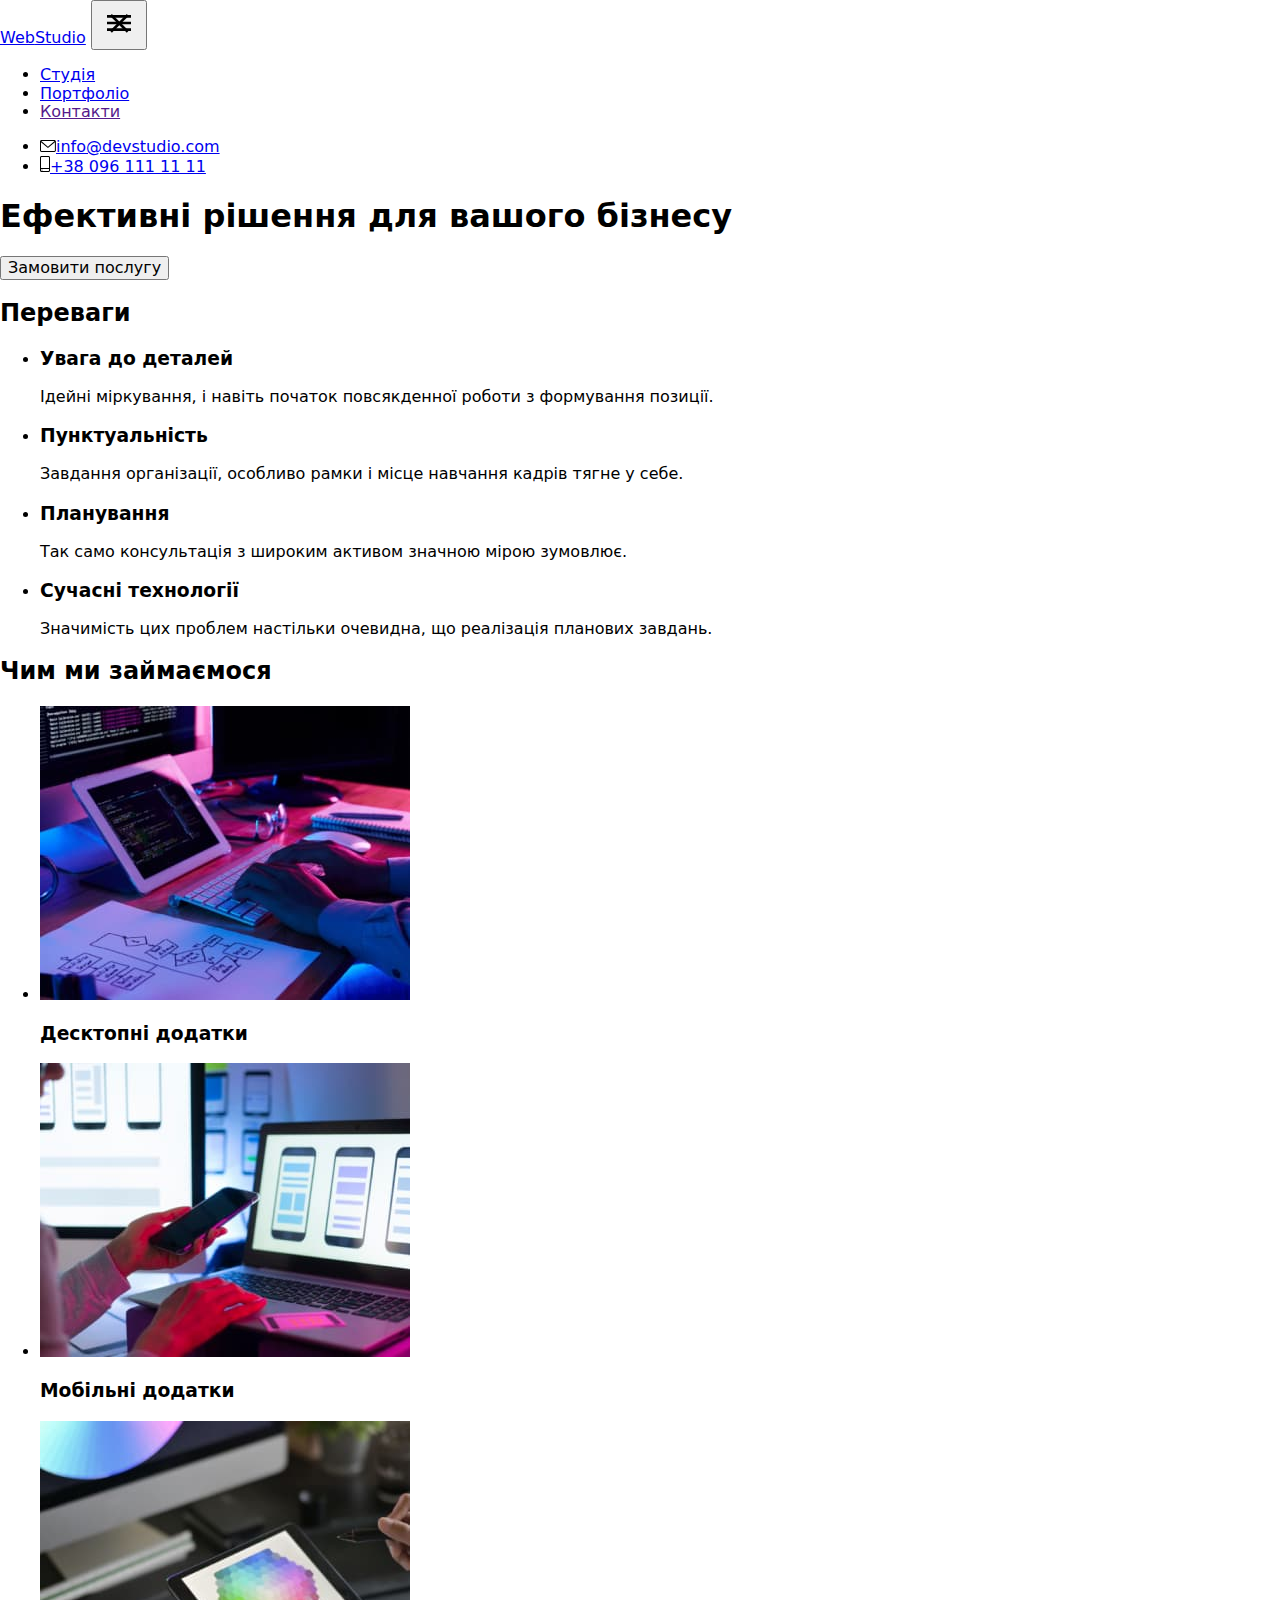
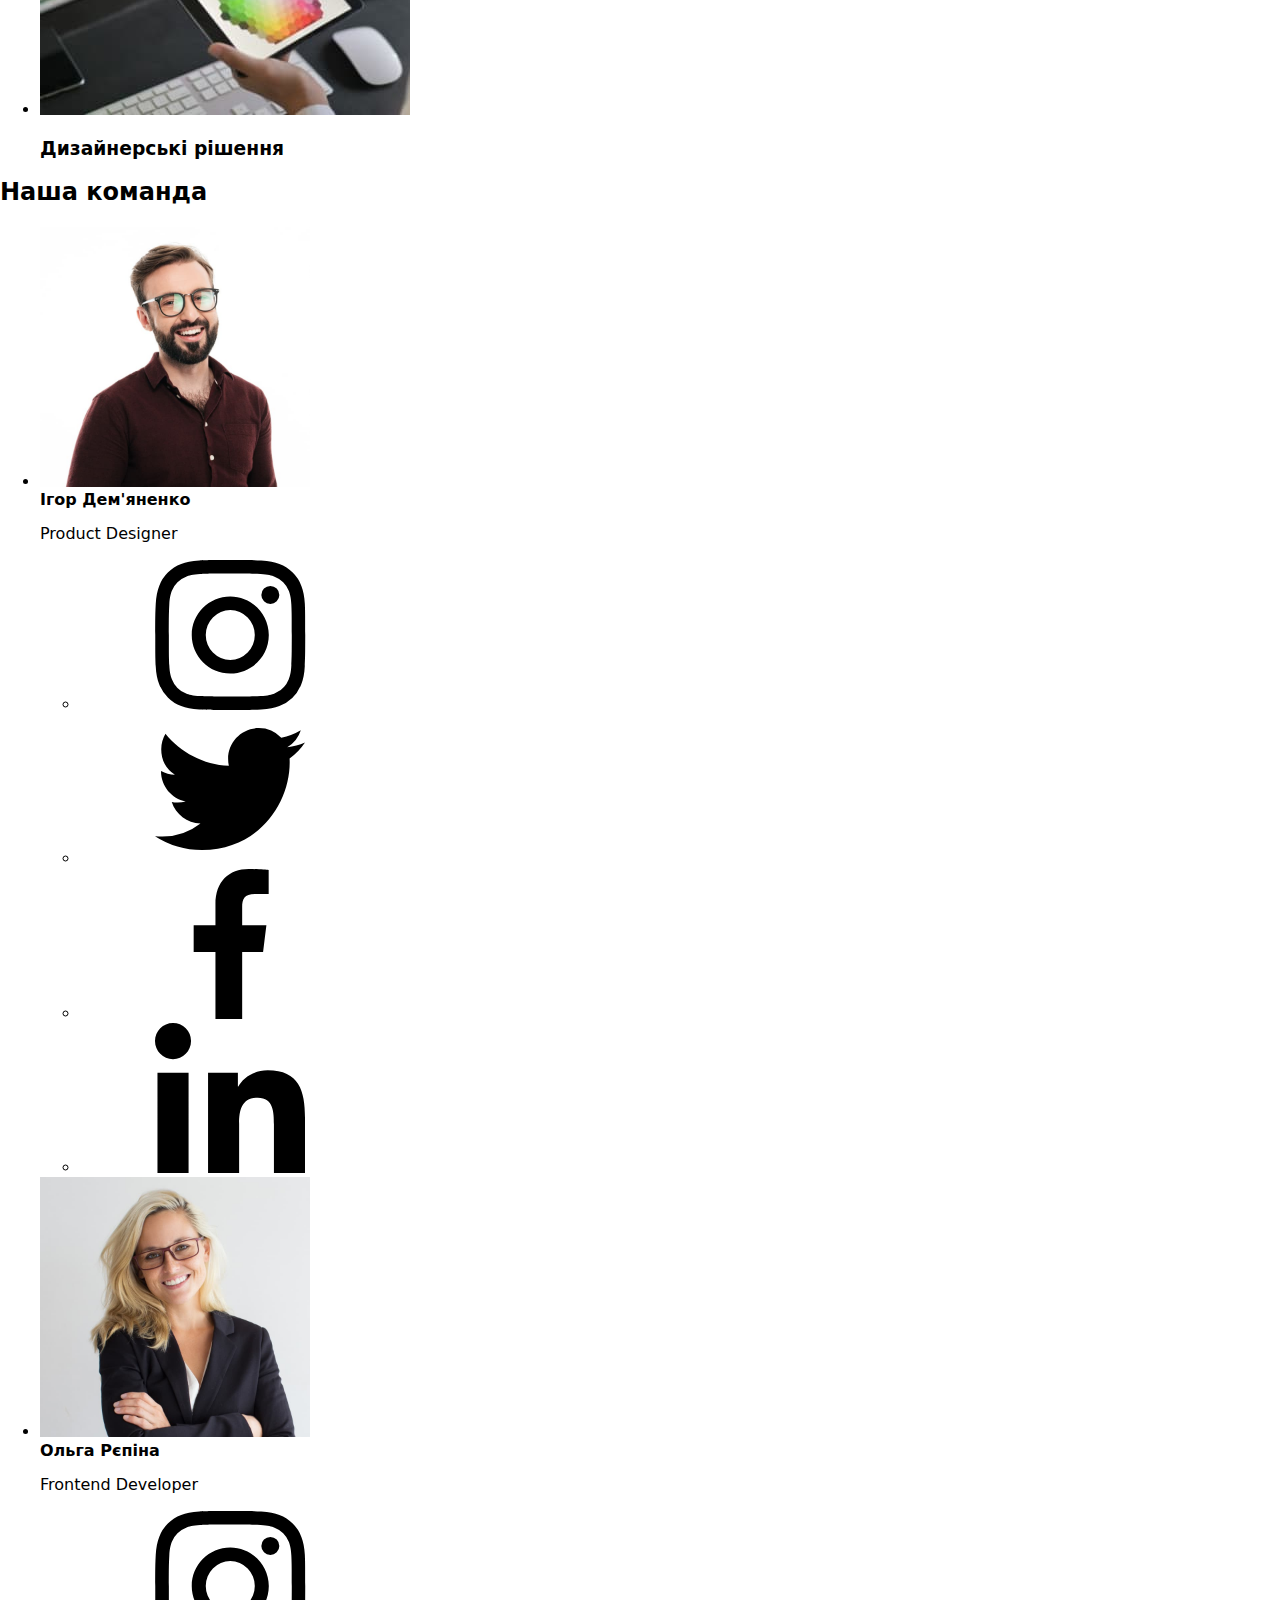
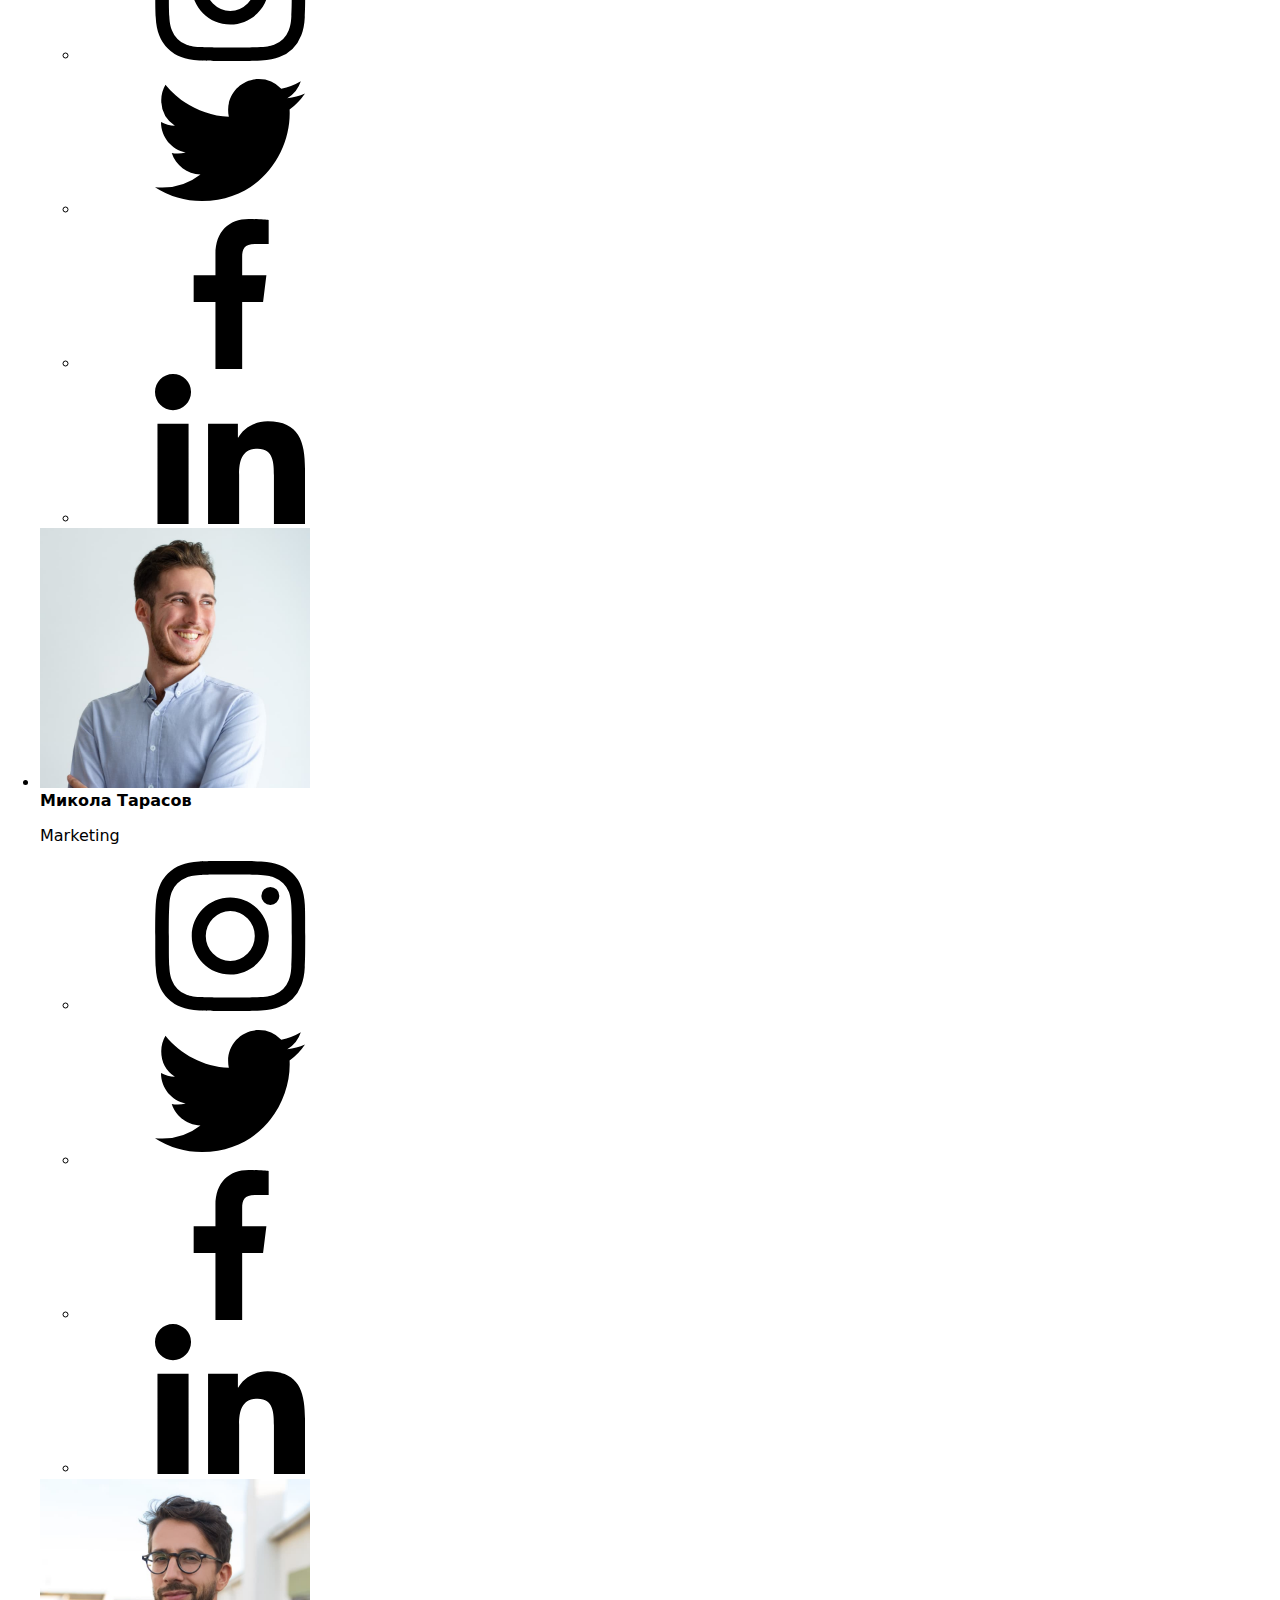
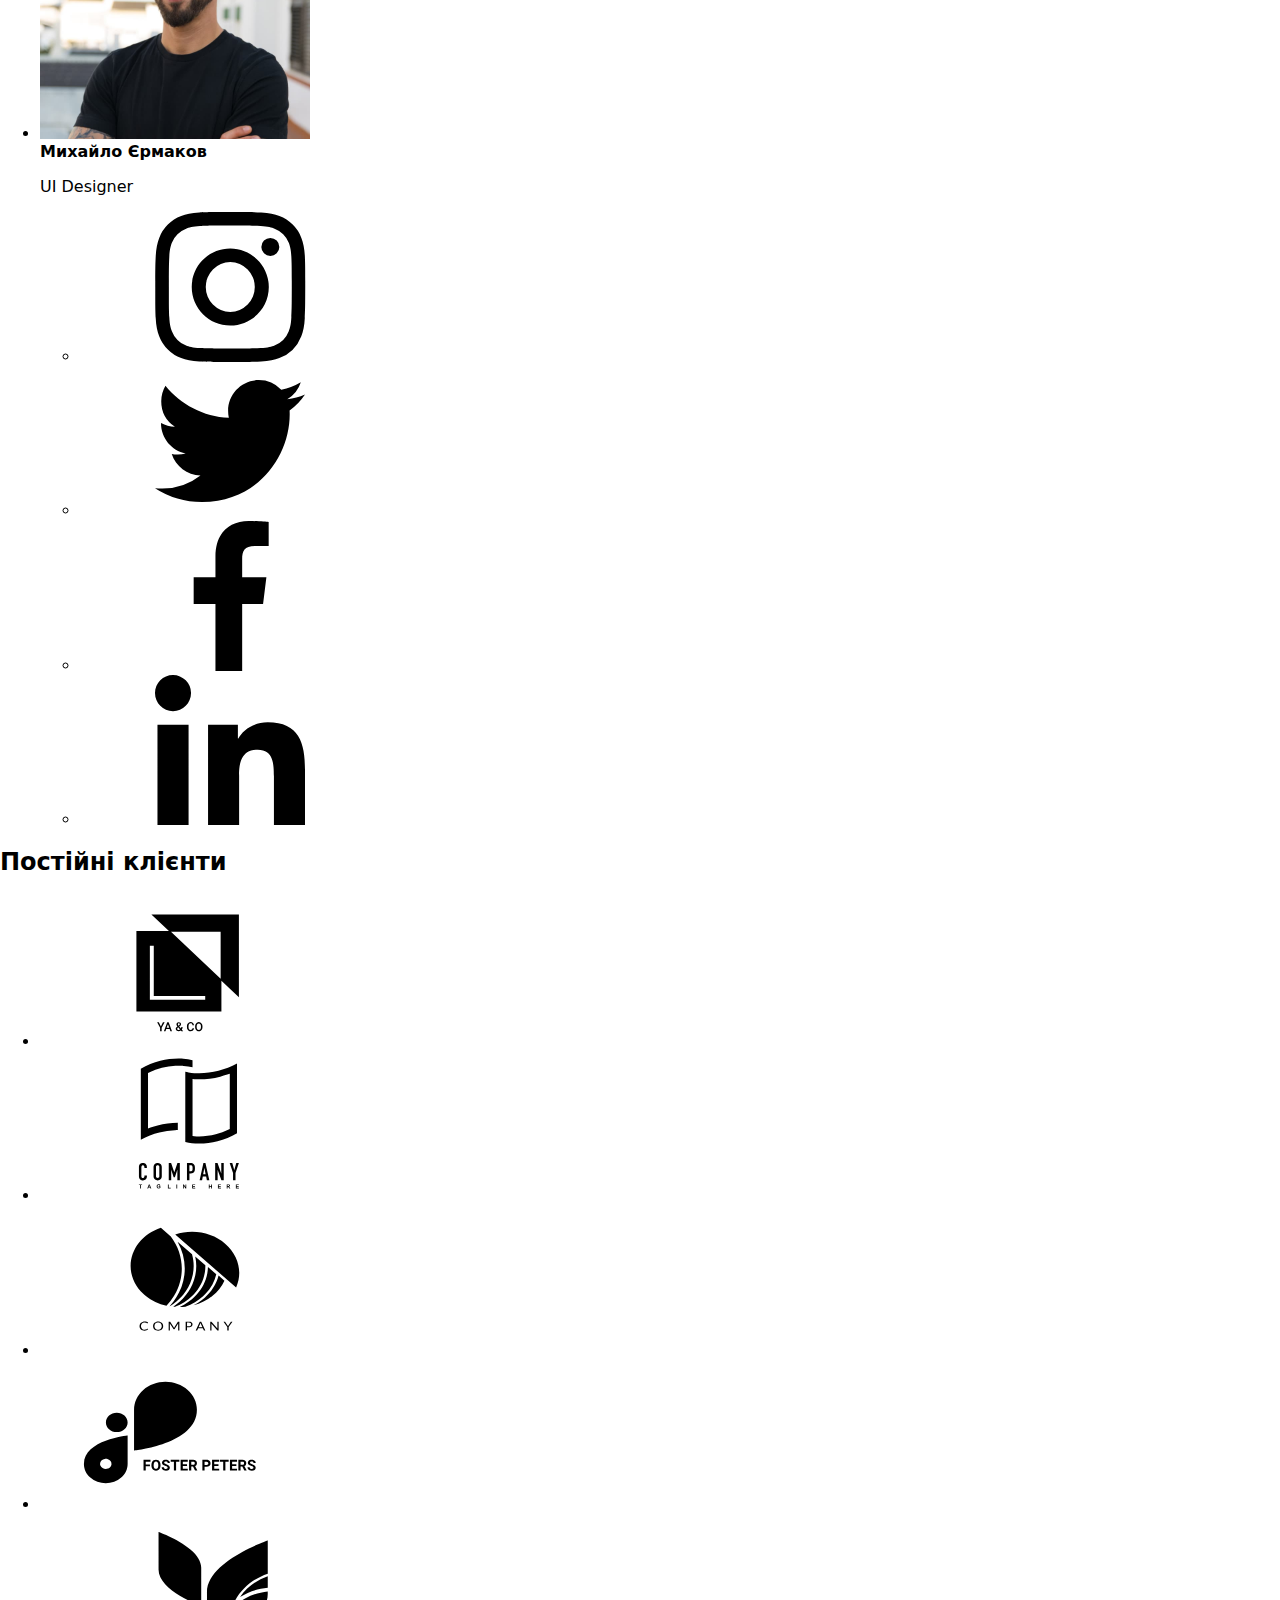
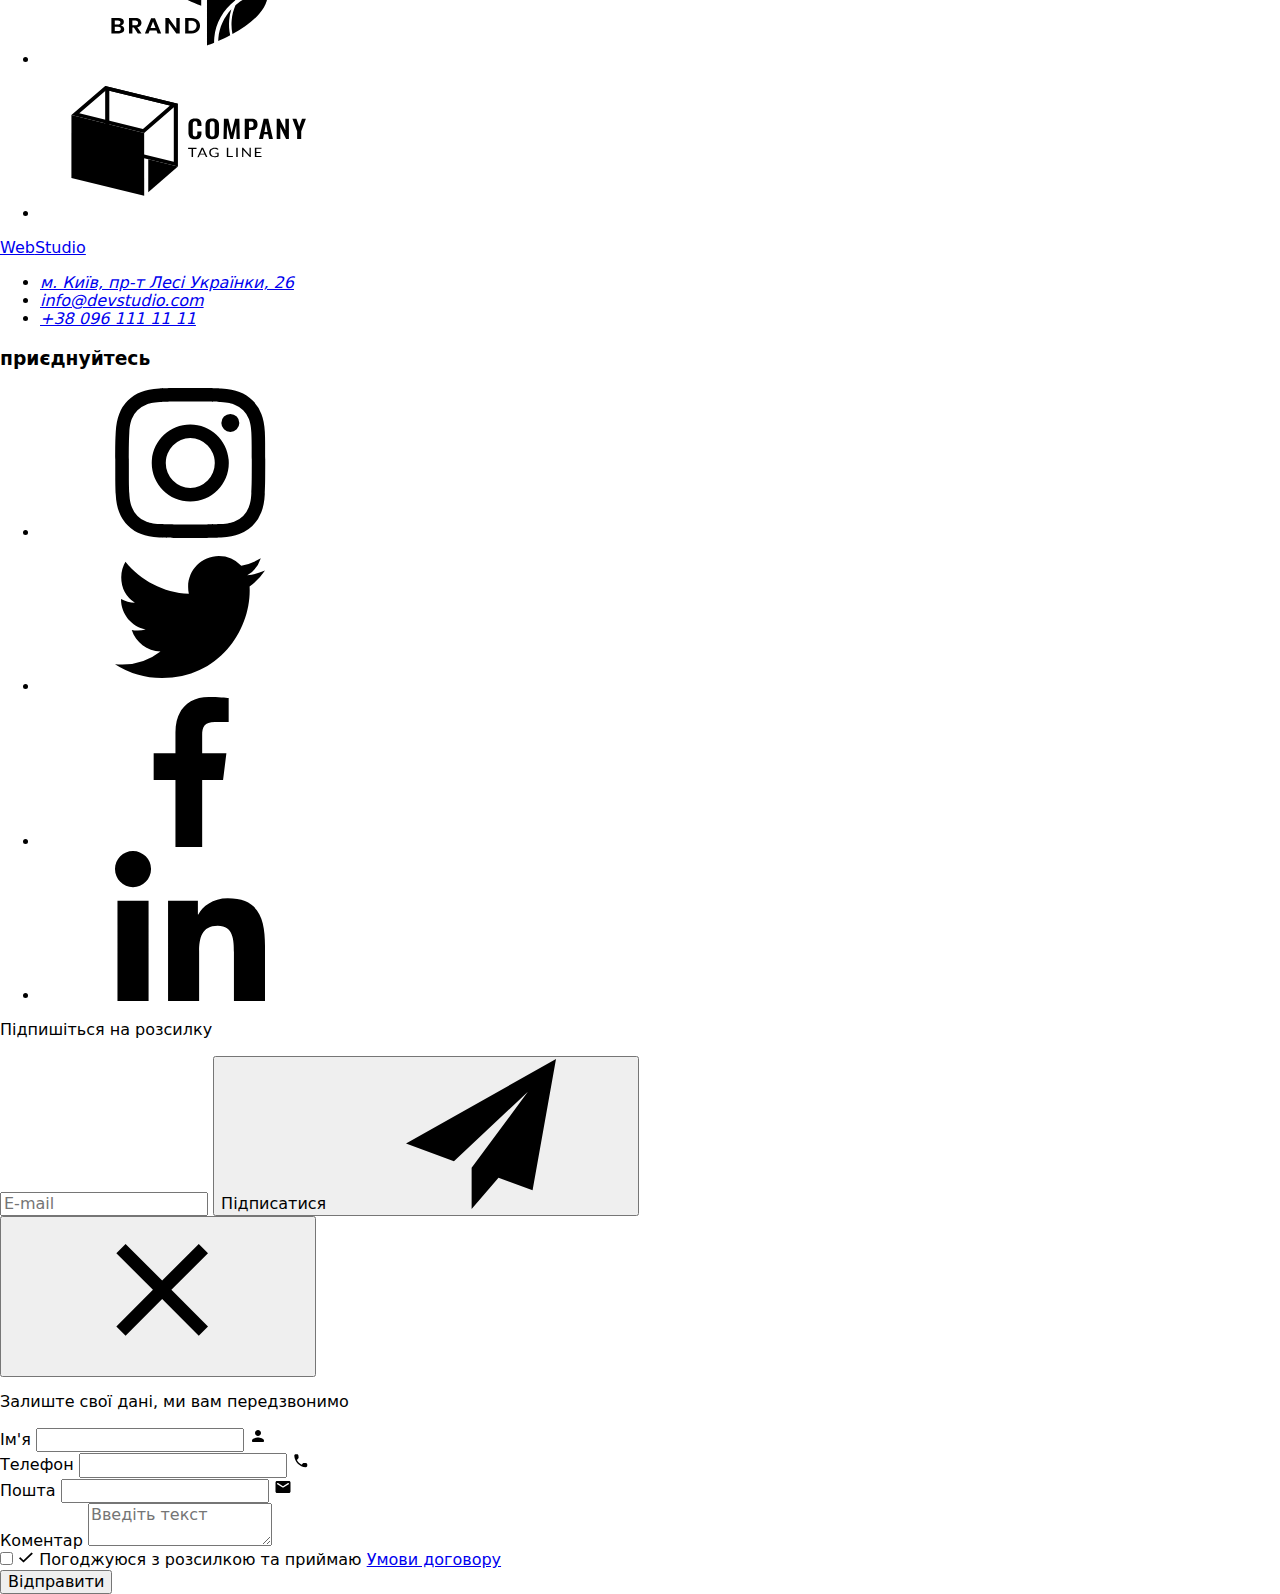
<file: index.html>
<!DOCTYPE html>
<html lang="uk">

<head>
  <meta charset="UTF-8" />
  <meta http-equiv="X-UA-Compatible" content="IE=edge" />
  <meta name="viewport" content="width=device-width, initial-scale=1.0" />
  <title>WebStudio</title>
  <link rel="preconnect" href="https://fonts.googleapis.com" />
  <link rel="preconnect" href="https://fonts.gstatic.com" crossorigin />
  <link href="https://fonts.googleapis.com/css2?family=Raleway:wght@700&family=Roboto:wght@400;500;700;900&display=swap"
    rel="stylesheet" />
  <link rel="stylesheet" href="https://cdnjs.cloudflare.com/ajax/libs/modern-normalize/1.1.0/modern-normalize.min.css">
  <!-- <link rel="stylesheet" href="./css/main.min.css" /> -->
</head>

<body>
  <!-- # HEADER  -->
  <header class="header">
    <div class="container header__container">
      <nav class="nav">
        <a href="./index.html" class="logo"><span class="logo-element">Web</span>Studio</a>
        <button type="button">
          <svg class="mobile-menu__button" width="40" height="40" aria-label="перемикач мобільного меню">
            <use class="icon-menu" href="./images/icons.svg#icon-mobile-menu"></use>
            <use class="icon-cross" href="./images/icons.svg#icon-mobile-menu-close"></use>
          </svg>
        </button>
        <ul class="nav__list">
          <li><a class="nav__link nav__link--current" href="./index.html">Студія</a></li>
          <li>
            <a class="nav__link" href="./potfolio.html">Портфоліо</a>
          </li>
          <li><a class="nav__link" href="">Контакти</a></li>
        </ul>
      </nav>
      <ul class="contacts">
        <li class="contacts__item">
          <a class="contacts__link link" href="mailto:info@devstudio.com">
            <svg class="contacts__icon" width="16" height="12">
              <use href="./images/icons.svg#icon-envelope"></use>
            </svg>info@devstudio.com</a>
        </li>
        <li class="contacts__item">
          <a class="contacts__link link phone" href="tel:+380961111111">
            <svg class="contacts__icon" width="10" height="16">
              <use href="./images/icons.svg#icon-smartphone"></use>
            </svg>+38 096 111 11 11</a>
        </li>
      </ul>
    </div>
  </header>
  <main>
    <!-- # HERO SECTION  -->
    <section class="hero hero__overlay">
      <div class="container">
        <h1 class="hero__title">Ефективні рішення для вашого бізнесу</h1>
        <button class="hero__button" type="button" data-modal-open>Замовити послугу</button>
      </div>
    </section>
    <!-- # Переваги  -->
    <section class="advantages">
      <div class="container">
        <h2 class="hide">Переваги</h2>
        <!-- скритий заголовок -->
        <ul class="advantages__list">
          <li class="advantages__item icon-antenna">
            <h3 class="advantages__subtitle">Увага до деталей</h3>
            <p class="advantages__text">
              Ідейні міркування, і навіть початок повсякденної роботи з
              формування позиції.
            </p>
          </li>
          <li class="advantages__item icon-clock">
            <h3 class="advantages__subtitle">Пунктуальність</h3>
            <p class="advantages__text">
              Завдання організації, особливо рамки і місце навчання кадрів тягне
              у себе.
            </p>
          </li>
          <li class="advantages__item icon-diagram">
            <h3 class="advantages__subtitle">Планування</h3>
            <p class="advantages__text">
              Так само консультація з широким активом значною мірою зумовлює.
            </p>
          </li>
          <li class="advantages__item icon-astronaut">
            <h3 class="advantages__subtitle">Сучасні технології</h3>
            <p class="advantages__text">
              Значимість цих проблем настільки очевидна, що реалізація планових
              завдань.
            </p>
          </li>
        </ul>
      </div>
    </section>
    <!-- # Чим ми займаємося -->
    <section class="activities">
      <div class="container">
        <h2 class="title">Чим ми займаємося</h2>
        <ul class="activities__list">
          <li>
            <div class="activities__box"><img src="./images/box-1.jpg" alt="печатання на клавіатурі" width="370"
                height="294" />
              <div class="activities__label">
                <h3 class="activities__title">Десктопні додатки</h3>
              </div>
            </div>
          </li>
          <li>
            <div class="activities__box">
              <img src="./images/box-2.jpg" alt="смартфон у руці біля єкрану ноутбука" width="370" height="294" />
              <div class="activities__label">
                <h3 class="activities__title">Мобільні додатки</h3>
              </div>
            </div>
          </li>
          <li>
            <div class="activities__box">
              <img src="./images/box-3.jpg" alt="планшет з палітрою кольорів у руках " width="370" height="294" />
              <div class="activities__label">
                <h3 class="activities__title">Дизайнерські рішення</h3>
              </div>
            </div>
          </li>
        </ul>
      </div>
    </section>
    <!-- # OUR TEAM  -->
    <section class="team">
      <div class="container">
        <h2 class="title">Наша команда</h2>
        <ul class="team__list">
          <li class="team__item">
            <img class="team__img" src="./images/img-1.jpg" alt="Ігор Дем'яненко" width="270" height="260" />
            <div class="team__info">
              <b class="team__name">Ігор Дем'яненко</b>
              <p class="team__position">Product Designer</p>
              <!-- social links  -->
              <ul class="socials">
                <li class="socials__item">
                  <a class="socials__link" href="#" target="_blank" rel="noopener noreferrer">
                    <svg class="socials__icon">
                      <use href="./images/icons.svg#icon-instagram"></use>
                    </svg>
                  </a>
                </li>
                <li class="socials__item">
                  <a class="socials__link" href="#" target="_blank" rel="noopener noreferrer">
                    <svg class="socials__icon">
                      <use href="./images/icons.svg#icon-twitter"></use>
                    </svg></a>
                </li>
                <li class="socials__item">
                  <a class="socials__link" href="#" target="_blank" rel="noopener noreferrer">
                    <svg class="socials__icon">
                      <use href="./images/icons.svg#icon-facebook"></use>
                    </svg></a>
                </li>
                <li class="socials__item">
                  <a class="socials__link" href="#" target="_blank" rel="noopener noreferrer">
                    <svg class="socials__icon">
                      <use href="./images/icons.svg#icon-linkedin"></use>
                    </svg></a>
                </li>
              </ul>
            </div>
          </li>
          <li class="team__item">
            <img class="team__img" src="./images/img-2.jpg" alt="Ольга Рєпіна" width="270" height="260" />
            <div class="team__info">
              <b class="team__name">Ольга Рєпіна</b>
              <p class="team__position">Frontend Developer</p>
              <!-- social links  -->
              <ul class="socials">
                <li class="socials__item">
                  <a class="socials__link" href="#" target="_blank" rel="noopener noreferrer">
                    <svg class="socials__icon">
                      <use href="./images/icons.svg#icon-instagram"></use>
                    </svg>
                  </a>
                </li>
                <li class="socials__item">
                  <a class="socials__link" href="#" target="_blank" rel="noopener noreferrer">
                    <svg class="socials__icon">
                      <use href="./images/icons.svg#icon-twitter"></use>
                    </svg></a>
                </li>
                <li class="socials__item">
                  <a class="socials__link" href="#" target="_blank" rel="noopener noreferrer">
                    <svg class="socials__icon">
                      <use href="./images/icons.svg#icon-facebook"></use>
                    </svg></a>
                </li>
                <li class="socials__item">
                  <a class="socials__link" href="#" target="_blank" rel="noopener noreferrer">
                    <svg class="socials__icon">
                      <use href="./images/icons.svg#icon-linkedin"></use>
                    </svg></a>
                </li>
              </ul>
            </div>
          </li>
          <li class="team__item">
            <img class="team__img" src="./images/img-3.jpg" alt="Микола Тарасов" width="270" height="260" />
            <div class="team__info">
              <b class="team__name">Микола Тарасов</b>
              <p class="team__position">Marketing</p>
              <!-- social links  -->
              <ul class="socials">
                <li class="socials__item">
                  <a class="socials__link" href="#" target="_blank" rel="noopener noreferrer">
                    <svg class="socials__icon">
                      <use href="./images/icons.svg#icon-instagram"></use>
                    </svg>
                  </a>
                </li>
                <li class="socials__item">
                  <a class="socials__link" href="#" target="_blank" rel="noopener noreferrer">
                    <svg class="socials__icon">
                      <use href="./images/icons.svg#icon-twitter"></use>
                    </svg></a>
                </li>
                <li class="socials__item">
                  <a class="socials__link" href="#" target="_blank" rel="noopener noreferrer">
                    <svg class="socials__icon">
                      <use href="./images/icons.svg#icon-facebook"></use>
                    </svg></a>
                </li>
                <li class="socials__item">
                  <a class="socials__link" href="#" target="_blank" rel="noopener noreferrer">
                    <svg class="socials__icon">
                      <use href="./images/icons.svg#icon-linkedin"></use>
                    </svg></a>
                </li>
              </ul>
            </div>
          </li>
          <li class="team__item">
            <img class="team__img" src="./images/img-4.jpg" alt="Михайло Єрмаков" width="270" height="260" />
            <div class="team__info">
              <b class="team__name">Михайло Єрмаков</b>
              <p class="team__position">UI Designer</p>
              <!-- social links  -->
              <ul class="socials">
                <li class="socials__item">
                  <a class="socials__link" href="#" target="_blank" rel="noopener noreferrer">
                    <svg class="socials__icon">
                      <use href="./images/icons.svg#icon-instagram"></use>
                    </svg>
                  </a>
                </li>
                <li class="socials__item">
                  <a class="socials__link" href="#" target="_blank" rel="noopener noreferrer">
                    <svg class="socials__icon">
                      <use href="./images/icons.svg#icon-twitter"></use>
                    </svg></a>
                </li>
                <li class="socials__item">
                  <a class="socials__link" href="#" target="_blank" rel="noopener noreferrer">
                    <svg class="socials__icon">
                      <use href="./images/icons.svg#icon-facebook"></use>
                    </svg></a>
                </li>
                <li class="socials__item">
                  <a class="socials__link" href="#" target="_blank" rel="noopener noreferrer">
                    <svg class="socials__icon">
                      <use href="./images/icons.svg#icon-linkedin"></use>
                    </svg></a>
                </li>
              </ul>
            </div>
          </li>
        </ul>
      </div>
    </section>
    <section class="clients">
      <div class="container">
        <h2 class="title">Постійні клієнти</h2>
        <ul class="clients-list">
          <li class="clients-item"><a class="clients-link" href="#" target="_blank" rel="noopener noreferrer">
              <svg class="clients-icon">
                <use href="./images/icons.svg#icon-Logo1"></use>
              </svg>
            </a></li>
          <li class="clients-item"><a class="clients-link" href="#" target="_blank" rel="noopener noreferrer">
              <svg class="clients-icon">
                <use href="./images/icons.svg#icon-Logo2"></use>
              </svg></a></li>
          <li class="clients-item"><a class="clients-link" href="#" target="_blank" rel="noopener noreferrer">
              <svg class="clients-icon">
                <use href="./images/icons.svg#icon-Logo3"></use>
              </svg></a></li>
          <li class="clients-item"><a class="clients-link" href="#" target="_blank" rel="noopener noreferrer">
              <svg class="clients-icon">
                <use href="./images/icons.svg#icon-Logo4"></use>
              </svg></a></li>
          <li class="clients-item"><a class="clients-link" href="#" target="_blank" rel="noopener noreferrer">
              <svg class="clients-icon">
                <use href="./images/icons.svg#icon-Logo5"></use>
              </svg></a></li>
          <li class="clients-item"><a class="clients-link" href="#" target="_blank" rel="noopener noreferrer">
              <svg class="clients-icon">
                <use href="./images/icons.svg#icon-Logo6"></use>
              </svg></a></li>
        </ul>
      </div>
    </section>
  </main>
  <footer>
    <div class="container footer-wrap">
      <div class="footer-address">
        <a href="./index.html" class="logo"><span class="logo-element">Web</span>Studio</a>
        <address>
          <ul>
            <li class="address-item">
              <a class="address-text" href="http://goo.gl/maps/aDWPR8k3EnFLF5JeA" target="_blank"
                rel="noopener noreferrer">м. Київ, пр-т Лесі Українки, 26</a>
            </li>
            <li class="address-item">
              <a class="address-link" href="mailto:info@devstudio.com">info@devstudio.com</a>
            </li>
            <li class="address-item">
              <a class="address-link" href="tel:+380961111111">+38 096 111 11 11</a>
            </li>
          </ul>
        </address>
      </div>
      <div class="footer-socials">
        <h3 class="footer-subtitle">приєднуйтесь</h3>
        <ul class="footer-socials-list">
          <li class="footer-socials-item">
            <a class="footer-socials-link" href="#" target="_blank" rel="noopener noreferrer">
              <svg class="footer-socials-icon">
                <use href="./images/icons.svg#icon-instagram"></use>
              </svg>
            </a>
          </li>
          <li class="footer-socials-item">
            <a class="footer-socials-link" href="#" target="_blank" rel="noopener noreferrer">
              <svg class="footer-socials-icon">
                <use href="./images/icons.svg#icon-twitter"></use>
              </svg>
            </a>
          </li>
          <li class="footer-socials-item">
            <a class="footer-socials-link" href="#" target="_blank" rel="noopener noreferrer">
              <svg class="footer-socials-icon">
                <use href="./images/icons.svg#icon-facebook"></use>
              </svg>
            </a>
          </li>
          <li class="footer-socials-item">
            <a class="footer-socials-link" href="#" target="_blank" rel="noopener noreferrer">
              <svg class="footer-socials-icon">
                <use href="./images/icons.svg#icon-linkedin"></use>
              </svg>
            </a>
          </li>
        </ul>
      </div>
      <!-- signup form  -->
      <div>
        <p class="footer-subtitle">Підпишіться на розсилку</p>
        <form class="signup-field" name="signup-form">
          <input type="email" aria-label="email" class="signup-input" name="email" placeholder="E-mail">
          <button class="signup-button" type="submit">Підписатися
            <svg class="sign-icon">
              <use href="./images/icons.svg#icon-send"></use>
            </svg>
          </button>
        </form>
      </div>
    </div>
  </footer>
  <!-- Модальное окно -->
  <div class="backdrop is-hidden" data-modal>
    <div class="modal">
      <button class="close-btn" type="button" data-modal-close>
        <svg class="close-btn-icon">
          <use href="./images/icons.svg#icon-close-black"></use>
        </svg>
      </button>
      <!-- ФОРМА  -->
      <form class="form user-data-form">
        <p class="modal-title">Залиште свої дані, ми вам передзвонимо</p>
        <div class="form-field">
          <label for="user-name" class="form-label">Ім'я</label>
          <input type="text" class="modal-input" name="user-name" id="user-name">
          <svg class="modal-icon" width="18" height="18">
            <use href="./images/icons.svg#icon-person-black"></use>
          </svg>
        </div>
        <div class="form-field">
          <label for="user-tel" class="form-label">Телефон</label>
          <input type="tel" class="modal-input" name="tel" id="user-tel">
          <svg class="modal-icon" width="18" height="18">
            <use href="./images/icons.svg#icon-phone-black"></use>
          </svg>
        </div>
        <div class="form-field">
          <label for="user-email" class="form-label">Пошта</label>
          <input type="email" class="modal-input" name="email" id="user-email">
          <svg class="modal-icon" width="18" height="18">
            <use href="./images/icons.svg#icon-email-black"></use>
          </svg>
        </div>
        <div class="form-field">
          <label for="user-comment" class="form-label">Коментар</label>
          <textarea name="comment" class="form-textarea" id="user-comment" placeholder="Введіть текст"></textarea>
        </div>
        <div class="form-policy">
          <input type="checkbox" name="policy" id="policy" class="policy-checkbox hide
          ">
          <label for="policy" class="label-policy">
            <span>
              <svg class="check-icon" width="16" height="15">
                <use href="./images/icons.svg#icon-checked"></use>
              </svg>
            </span>
            Погоджуюся з розсилкою та приймаю
            <a href="#" class="link-policy"> Умови договору</a>
          </label>
        </div>
        <div class="form-submit">
          <button type="submit" class="submit-button">Відправити</button>
        </div>
      </form>
    </div>
  </div>
  <script src="./js/modal.js"></script>
  <script src="./js/mobile-menu.js"></script>
</body>

</html>
</file>
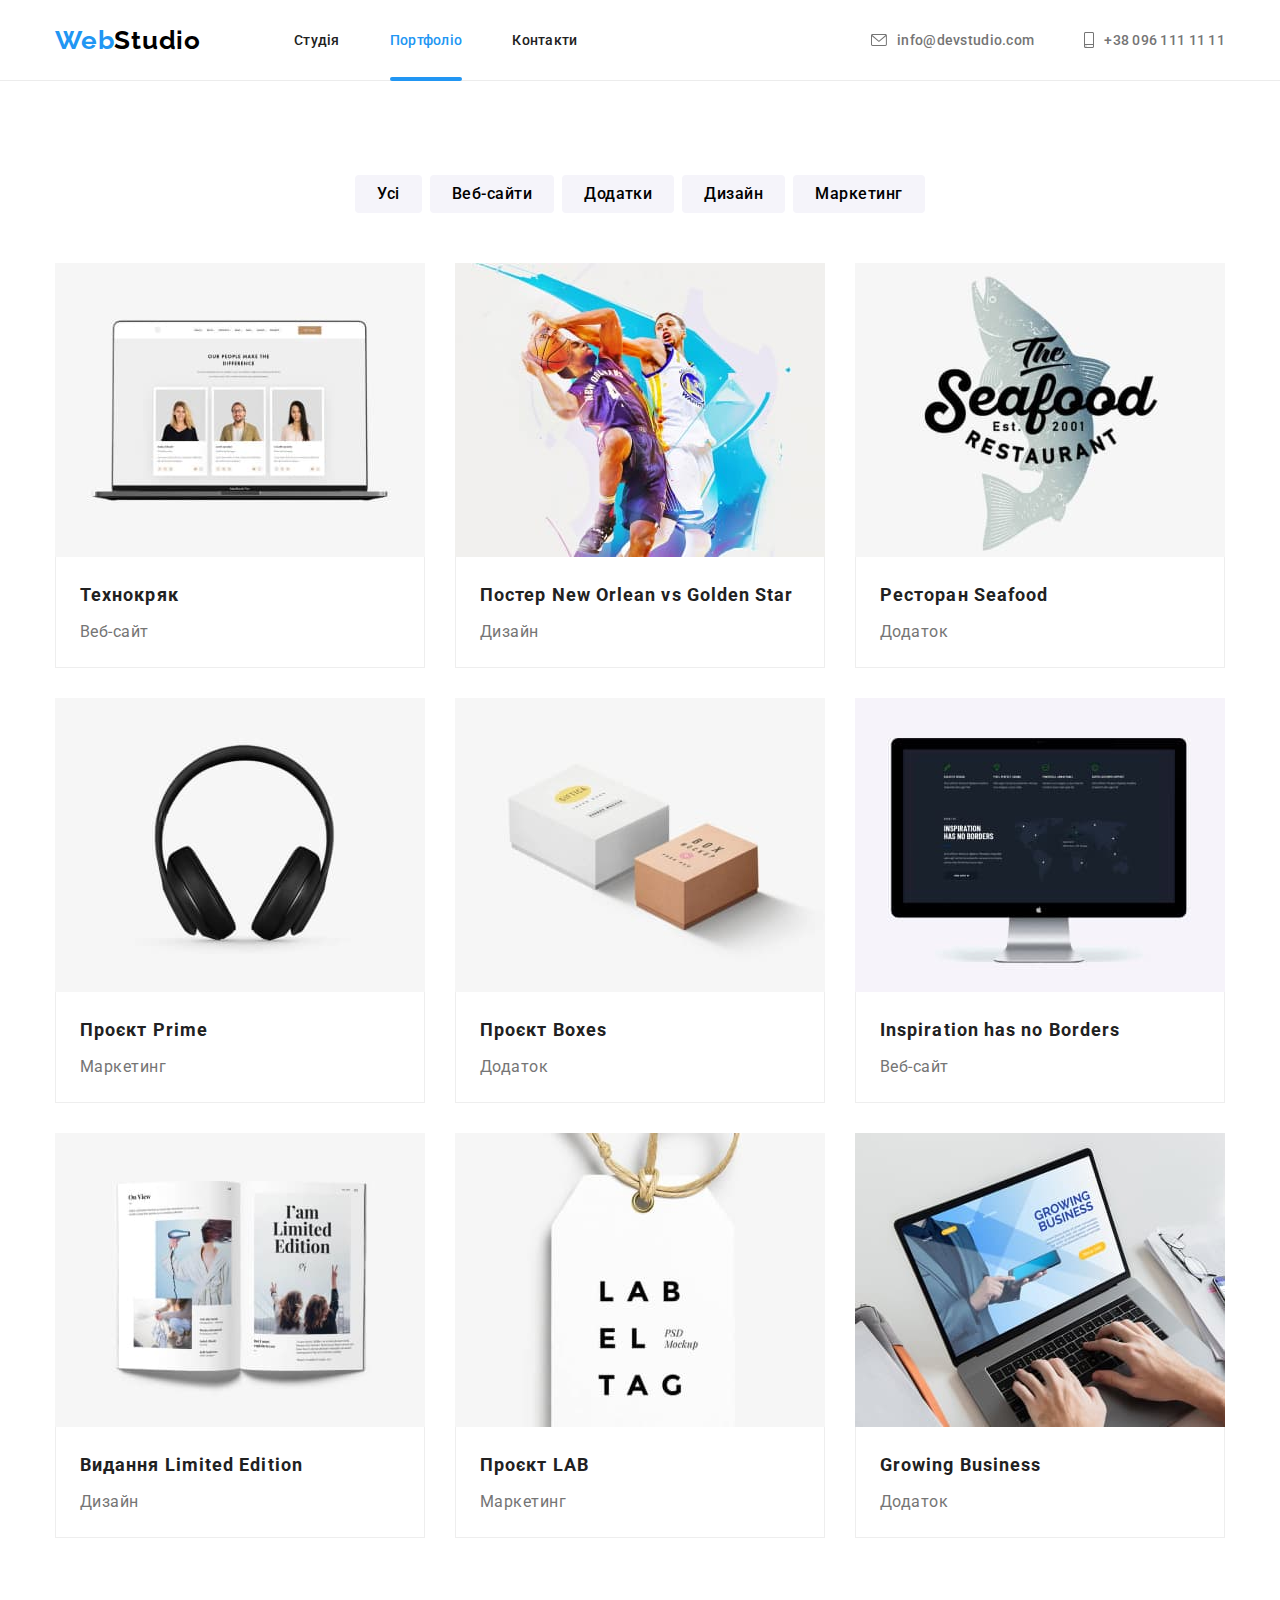
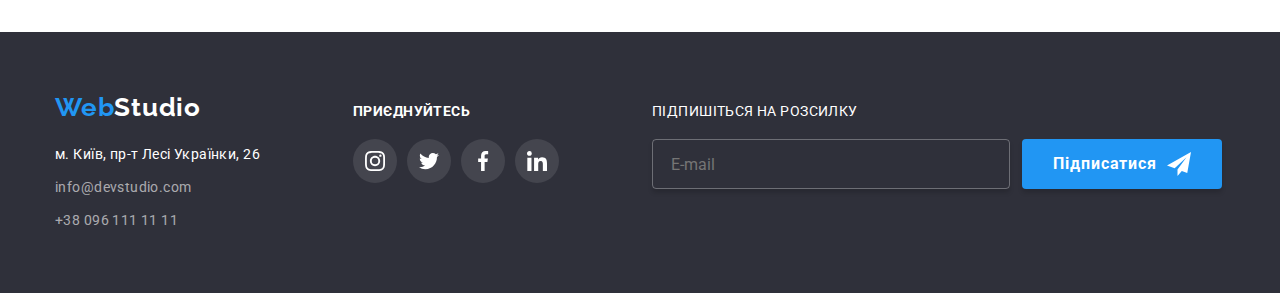
<file: potfolio.html>
<!DOCTYPE html>
<html lang="uk">

<head>
  <meta charset="UTF-8" />
  <meta http-equiv="X-UA-Compatible" content="IE=edge" />
  <meta name="viewport" content="width=device-width, initial-scale=1.0" />
  <title>Portfolio</title>
  <link rel="preconnect" href="https://fonts.googleapis.com" />
  <link rel="preconnect" href="https://fonts.gstatic.com" crossorigin />
  <link href="https://fonts.googleapis.com/css2?family=Raleway:wght@700&family=Roboto:wght@400;500;700;900&display=swap"
    rel="stylesheet" />
  <link rel="stylesheet" href="https://cdnjs.cloudflare.com/ajax/libs/modern-normalize/1.1.0/modern-normalize.min.css">
  <link rel="stylesheet" href="./css/main.min.css" />
</head>

<body>
  <header class="header">
    <div class="container header__container">
      <nav class="nav">
        <a href="./index.html" class="logo"><span class="logo-element">Web</span>Studio</a>
        <ul class="nav__list">
          <li><a class="nav__link" href="./index.html">Студія</a></li>
          <li>
            <a class="nav__link nav__link--current" href="./potfolio.html">Портфоліо</a>
          </li>
          <li><a class="nav__link" href="">Контакти</a></li>
        </ul>
      </nav>
      <ul class="contacts list">
        <li class="contacts__item">
          <a class="contacts__link link" href="mailto:info@devstudio.com">
            <svg class="contacts__icon" width="16" height="12">
              <use href="./images/icons.svg#icon-envelope"></use>
            </svg>info@devstudio.com</a>
        </li>
        <li class="contacts__item">
          <a class="contacts__link link phone" href="tel:+380961111111">
            <svg class="contacts__icon" width="10" height="16">
              <use href="./images/icons.svg#icon-smartphone"></use>
            </svg>+38 096 111 11 11</a>
        </li>
      </ul>
    </div>
  </header>
  <main>
    <section class="portfolio">
      <div class="container">
        <h1 class="hide">Портфоліо</h1>
        <ul class="nav-list">
          <li><button class="btn all" type="button">Усі</button></li>
          <li><button class="btn" type="button">Веб-сайти</button></li>
          <li><button class="btn" type="button">Додатки</button></li>
          <li><button class="btn" type="button">Дизайн</button></li>
          <li><button class="btn" type="button">Маркетинг</button></li>
        </ul>
        <ul class="portfolio-list">
          <li class="portfolio-item">
            <a class="portfolio-link" href="#" target="_blank" rel="noopener noreferrer">

              <div class="img-box">
                <img class="portfolio-img" src="./images/example-1.jpg" alt="Приклад портфоліо-1" width="370"
                  height="294" />
                <div class="overlay">
                  <p class="overlay-text">
                    Ресурс пропонує комплексні пропозиції з різним рівнем функціоналу та сервісів. Все це дозволить
                    відвідувачу отримати
                    вичерпні відомості про компанію чи приватну особу.
                  </p>
                </div>
              </div>

              <div class="portfolio-info">
                <h2 class="portfolio-title">Технокряк</h2>
                <p class="portfolio-text">Веб-сайт</p>
              </div>
            </a>
          </li>
          <li class="portfolio-item">
            <a class="portfolio-link" href="#" target="_blank" rel="noopener noreferrer">
              <div class="img-box">
                <img class="portfolio-img" src="./images/example-2.jpg" alt="Приклад портфоліо-2" width="370"
                  height="294" />
                <div class="overlay">
                  <p class="overlay-text">
                    Ресурс пропонує комплексні пропозиції з різним рівнем функціоналу та сервісів. Все це дозволить
                    відвідувачу отримати
                    вичерпні відомості про компанію чи приватну особу.
                  </p>
                </div>
              </div>
              <div class="portfolio-info">
                <h2 class="portfolio-title">Постер New Orlean vs Golden Star</h2>
                <p class="portfolio-text">Дизайн</p>
              </div>
            </a>
          </li>
          <li class="portfolio-item">
            <a class="portfolio-link" href="#" target="_blank" rel="noopener noreferrer">
              <div class="img-box">
                <img class="portfolio-img" src="./images/example-3.jpg" alt="Приклад портфоліо-3" width="370"
                  height="294" />
                <div class="overlay">
                  <p class="overlay-text">
                    Ресурс пропонує комплексні пропозиції з різним рівнем функціоналу та сервісів. Все це дозволить
                    відвідувачу отримати
                    вичерпні відомості про компанію чи приватну особу.
                  </p>
                </div>
              </div>
              <div class="portfolio-info">
                <h2 class="portfolio-title">Ресторан Seafood</h2>
                <p class="portfolio-text">Додаток</p>
              </div>
            </a>
          </li>
          <li class="portfolio-item">
            <a class="portfolio-link" href="#" target="_blank" rel="noopener noreferrer">
              <div class="img-box">
                <img class="portfolio-img" src="./images/example-4.jpg" alt="Приклад портфоліо-4" width="370"
                  height="294" />
                <div class="overlay">
                  <p class="overlay-text">
                    Ресурс пропонує комплексні пропозиції з різним рівнем функціоналу та сервісів. Все це дозволить
                    відвідувачу отримати
                    вичерпні відомості про компанію чи приватну особу.
                  </p>
                </div>
              </div>
              <div class="portfolio-info">
                <h2 class="portfolio-title">Проєкт Prime</h2>
                <p class="portfolio-text">Маркетинг</p>
              </div>
            </a>
          </li>
          <li class="portfolio-item">
            <a class="portfolio-link" href="#" target="_blank" rel="noopener noreferrer">
              <div class="img-box">
                <img class="portfolio-img" src="./images/example-5.jpg" alt="Приклад портфоліо-5" width="370"
                  height="294" />
                <div class="overlay">
                  <p class="overlay-text">
                    Ресурс пропонує комплексні пропозиції з різним рівнем функціоналу та сервісів. Все це дозволить
                    відвідувачу отримати
                    вичерпні відомості про компанію чи приватну особу.
                  </p>
                </div>
              </div>
              <div class="portfolio-info">
                <h2 class="portfolio-title">Проєкт Boxes</h2>
                <p class="portfolio-text">Додаток</p>
              </div>
            </a>
          </li>
          <li class="portfolio-item">
            <a class="portfolio-link" href="#" target="_blank" rel="noopener noreferrer">
              <div class="img-box">
                <img class="portfolio-img" src="./images/example-6.jpg" alt="Приклад портфоліо-6" width="370"
                  height="294" />
                <div class="overlay">
                  <p class="overlay-text">
                    Ресурс пропонує комплексні пропозиції з різним рівнем функціоналу та сервісів. Все це дозволить
                    відвідувачу отримати
                    вичерпні відомості про компанію чи приватну особу.
                  </p>
                </div>
              </div>
              <div class="portfolio-info">
                <h2 class="portfolio-title">Inspiration has no Borders</h2>
                <p class="portfolio-text">Веб-сайт</p>
              </div>
            </a>
          </li>
          <li class="portfolio-item">
            <a class="portfolio-link" href="#" target="_blank" rel="noopener noreferrer">
              <div class="img-box">
                <img class="portfolio-img" src="./images/example-7.jpg" alt="Приклад портфоліо-7" width="370"
                  height="294" />
                <div class="overlay">
                  <p class="overlay-text">
                    Ресурс пропонує комплексні пропозиції з різним рівнем функціоналу та сервісів. Все це дозволить
                    відвідувачу отримати
                    вичерпні відомості про компанію чи приватну особу.
                  </p>
                </div>
              </div>
              <div class="portfolio-info">
                <h2 class="portfolio-title">Видання Limited Edition</h2>
                <p class="portfolio-text">Дизайн</p>
              </div>
            </a>
          </li>
          <li class="portfolio-item">
            <a class="portfolio-link" href="#" target="_blank" rel="noopener noreferrer">
              <div class="img-box">
                <img class="portfolio-img" src="./images/example-8.jpg" alt="Приклад портфоліо-8" width="370"
                  height="294" />
                <div class="overlay">
                  <p class="overlay-text">
                    Ресурс пропонує комплексні пропозиції з різним рівнем функціоналу та сервісів. Все це дозволить
                    відвідувачу отримати
                    вичерпні відомості про компанію чи приватну особу.
                  </p>
                </div>
              </div>
              <div class="portfolio-info">
                <h2 class="portfolio-title">Проєкт LAB</h2>
                <p class="portfolio-text">Маркетинг</p>
              </div>
            </a>
          </li>
          <li class="portfolio-item">
            <a class="portfolio-link" href="#" target="_blank" rel="noopener noreferrer">
              <div class="img-box">
                <img class="portfolio-img" src="./images/example-9.jpg" alt="Приклад портфоліо-9" width="370"
                  height="294" />
                <div class="overlay">
                  <p class="overlay-text">
                    Ресурс пропонує комплексні пропозиції з різним рівнем функціоналу та сервісів. Все це дозволить
                    відвідувачу отримати
                    вичерпні відомості про компанію чи приватну особу.
                  </p>
                </div>
              </div>
              <div class="portfolio-info">
                <h2 class="portfolio-title">Growing Business</h2>
                <p class="portfolio-text">Додаток</p>
              </div>
            </a>
          </li>
        </ul>
      </div>
    </section>
  </main>
  <footer>
    <div class="container footer-wrap">
      <div class="footer-address">
        <a href="./index.html" class="logo"><span class="logo-element">Web</span>Studio</a>
        <address>
          <ul>
            <li class="address-item">
              <a class="address-text" href="http://goo.gl/maps/aDWPR8k3EnFLF5JeA" target="_blank"
                rel="noopener noreferrer">м. Київ, пр-т Лесі Українки, 26</a>
            </li>
            <li class="address-item">
              <a class="address-link" href="mailto:info@devstudio.com">info@devstudio.com</a>
            </li>
            <li class="address-item">
              <a class="address-link" href="tel:+380961111111">+38 096 111 11 11</a>
            </li>
          </ul>
        </address>
      </div>
      <div class="footer-socials">
        <h3 class="footer-subtitle">приєднуйтесь</h3>
        <ul class="footer-socials-list">
          <li class="footer-socials-item">
            <a class="footer-socials-link" href="#" target="_blank" rel="noopener noreferrer">
              <svg class="footer-socials-icon">
                <use href="./images/icons.svg#icon-instagram"></use>
              </svg>
            </a>
          </li>
          <li class="footer-socials-item">
            <a class="footer-socials-link" href="#" target="_blank" rel="noopener noreferrer">
              <svg class="footer-socials-icon">
                <use href="./images/icons.svg#icon-twitter"></use>
              </svg>
            </a>
          </li>
          <li class="footer-socials-item">
            <a class="footer-socials-link" href="#" target="_blank" rel="noopener noreferrer">
              <svg class="footer-socials-icon">
                <use href="./images/icons.svg#icon-facebook"></use>
              </svg>
            </a>
          </li>
          <li class="footer-socials-item">
            <a class="footer-socials-link" href="#" target="_blank" rel="noopener noreferrer">
              <svg class="footer-socials-icon">
                <use href="./images/icons.svg#icon-linkedin"></use>
              </svg>
            </a>
          </li>
        </ul>
      </div>
      <!-- signup form  -->
      <div>
        <p class="footer-subtitle">Підпишіться на розсилку</p>
        <form class="signup-field" name="signup-form">
          <input type="email" aria-label="email" class="signup-input" name="email" placeholder="E-mail">
          <button class="signup-button" type="submit">Підписатися
            <svg class="sign-icon">
              <use href="./images/icons.svg#icon-send"></use>
            </svg>
          </button>
        </form>
      </div>
    </div>
  </footer>
</body>

</html>
</file>
<file: css/main.min.css>
:root{--primary-bcg-color: #ffffff;--secondary-bcg-color: #f5f4fa;--accent-bcg-color: #2f303a;--accent: #2196f3;--border-element: #ECECEC;--border-second-element: #EEEEEE;--text-black-color: #000000;--text-grey-color: #212121;--text-lightgrey-color: #757575;--text-white-color: #ffffff;--text-white-opacity: rgba(255, 255, 255, 0.6);--elemnt-color: #AFB1B8;--elemnt-color-secondary: rgba(255, 255, 255, 0.1);--elemnt-white-color: #ffffff;--elemnt-grey-color: #757575;--backdrop-bg: rgba(0, 0, 0, 0.2);--overlay: rgba(33, 150, 243, 0.9)}ul{padding:0;margin:0;list-style-type:none}h1,h2,h3,h4,h5,h6,p{margin:0}img{display:block}a{text-decoration:none}.hide{border:0;clip:rect(1px, 1px, 1px, 1px);-webkit-clip-path:inset(50%);clip-path:inset(50%);height:1px;margin:-1px;overflow:hidden;padding:0;position:absolute;width:1px;word-wrap:normal !important}.header{font-weight:500;font-size:14px;line-height:1.1428;letter-spacing:.02em;border-bottom:1px solid var(--border-element)}.header__container{display:-webkit-box;display:-ms-flexbox;display:flex;-webkit-box-align:center;-ms-flex-align:center;align-items:center}.nav{display:-webkit-box;display:-ms-flexbox;display:flex;-webkit-box-align:center;-ms-flex-align:center;align-items:center}.nav__list{display:-webkit-box;display:-ms-flexbox;display:flex;gap:50px;-webkit-box-align:center;-ms-flex-align:center;align-items:center}.nav__link{display:block;padding-top:32px;padding-bottom:32px;color:var(--text-grey-color);-webkit-transition-property:color;transition-property:color;-webkit-transition-duration:250ms;transition-duration:250ms;-webkit-transition-timing-function:cubic-bezier(0.4, 0, 0.2, 1);transition-timing-function:cubic-bezier(0.4, 0, 0.2, 1)}.nav__link:hover,.nav__link:focus,.nav__link:active{color:var(--accent)}.nav__link--current{color:var(--accent);position:relative}.nav__link--current::after{position:absolute;left:0;bottom:-1px;content:"";width:100%;height:4px;background-color:var(--accent);border-radius:2px}.contacts{display:-webkit-box;display:-ms-flexbox;display:flex;margin-left:auto}.contacts__link{display:-webkit-box;display:-ms-flexbox;display:flex;-webkit-box-align:center;-ms-flex-align:center;align-items:center;color:--elemnt-grey-color}.contacts__icon{fill:currentColor;margin-right:10px}.contacts .link{color:var(--text-lightgrey-color);-webkit-transition-property:color;transition-property:color;-webkit-transition-duration:250ms;transition-duration:250ms;-webkit-transition-timing-function:cubic-bezier(0.4, 0, 0.2, 1);transition-timing-function:cubic-bezier(0.4, 0, 0.2, 1)}.contacts .link:hover,.contacts .link:focus,.contacts .link:active{color:var(--accent)}.phone{margin-left:50px}.hero{padding-top:200px;padding-bottom:200px;background:var(--accent-bcg-color)}.hero__overlay{max-width:1600px;min-width:600px;margin-left:auto;margin-right:auto;background-image:-webkit-gradient(linear, left top, right top, from(rgba(47, 48, 58, 0.4)), to(rgba(47, 48, 58, 0.4))),url(../images/Img-hero-bg.jpg);background-image:linear-gradient(to right, rgba(47, 48, 58, 0.4), rgba(47, 48, 58, 0.4)),url(../images/Img-hero-bg.jpg);background-repeat:no-repeat;background-position:center;background-size:cover}.hero__title{max-width:696px;margin-left:auto;margin-right:auto;margin-bottom:30px;font-weight:900;font-size:44px;line-height:1.3636;text-align:center;letter-spacing:.06em;text-transform:uppercase;color:var(--text-white-color)}.clients{padding-top:94px;padding-bottom:94px}.clients-list{display:-webkit-box;display:-ms-flexbox;display:flex;gap:30px}.clients-item{width:170px;height:92px}.clients-icon{width:106px;height:60px;fill:currentColor}.clients-link{width:100%;height:100%;display:-webkit-box;display:-ms-flexbox;display:flex;-webkit-box-align:center;-ms-flex-align:center;align-items:center;-webkit-box-pack:center;-ms-flex-pack:center;justify-content:center;color:var(--elemnt-color);border:1px solid var(--elemnt-color);border-radius:4px;-webkit-transition-property:color,border;transition-property:color,border;-webkit-transition-duration:250ms;transition-duration:250ms;-webkit-transition-timing-function:cubic-bezier(0.4, 0, 0.2, 1);transition-timing-function:cubic-bezier(0.4, 0, 0.2, 1)}.clients-link:hover,.clients-link:focus{border:1px solid var(--accent);color:var(--accent)}.activities{padding-bottom:94px}.activities__list{display:-webkit-box;display:-ms-flexbox;display:flex;gap:30px}.activities__box{position:relative}.activities__label{position:absolute;bottom:0;padding:27px;width:370px;height:70px;background-color:rgba(47,48,58,.8)}.activities__title{font-weight:700;font-size:14px;line-height:1.1428;letter-spacing:.03em;color:var(--text-white-color);text-transform:uppercase;text-align:center}.advantages{padding-top:94px;padding-bottom:94px}.advantages__list{display:-webkit-box;display:-ms-flexbox;display:flex;gap:30px}.advantages__item::before{display:block;margin-bottom:30px;content:"";height:120px;background-color:var(--secondary-bcg-color)}.advantages__subtitle{margin-bottom:10px;font-weight:700;font-size:14px;line-height:1.1428;letter-spacing:.03em;text-transform:uppercase;color:var(--text-grey-color)}.advantages__text{font-size:14px;line-height:1.7142;letter-spacing:.03em;color:var(--text-lightgrey-color)}.team{padding-top:94px;padding-bottom:94px;background-color:var(--secondary-bcg-color)}.team__list{display:-webkit-box;display:-ms-flexbox;display:flex;gap:30px}.team__item{background-color:var(--primary-bcg-color);-webkit-box-shadow:0px 1px 3px rgba(0,0,0,.12),0px 1px 1px rgba(0,0,0,.14),0px 2px 1px rgba(0,0,0,.2);box-shadow:0px 1px 3px rgba(0,0,0,.12),0px 1px 1px rgba(0,0,0,.14),0px 2px 1px rgba(0,0,0,.2);border-radius:0px 0px 4px 4px}.team__info{padding-top:30px;padding-bottom:30px}.team__name{display:block;margin-bottom:10px;font-weight:500;font-size:16px;line-height:1.1875;text-align:center;letter-spacing:.03em;color:var(--text-grey-color)}.team__position{margin-bottom:16px;font-size:16px;line-height:1.1875;text-align:center;letter-spacing:.03em;color:var(--text-lightgrey-color)}.socials{display:-webkit-box;display:-ms-flexbox;display:flex;-webkit-box-pack:center;-ms-flex-pack:center;justify-content:center;gap:10px}.socials__item{width:44px;height:44px;border-radius:50%}.socials__link{width:100%;height:100%;display:-webkit-box;display:-ms-flexbox;display:flex;-webkit-box-align:center;-ms-flex-align:center;align-items:center;-webkit-box-pack:center;-ms-flex-pack:center;justify-content:center;color:var(--elemnt-color);border-radius:50%;-webkit-transition-property:background-color,color;transition-property:background-color,color;-webkit-transition-duration:250ms;transition-duration:250ms;-webkit-transition-timing-function:cubic-bezier(0.4, 0, 0.2, 1);transition-timing-function:cubic-bezier(0.4, 0, 0.2, 1)}.socials__link:hover,.socials__link:focus{background-color:var(--accent)}.socials__icon{width:20px;height:20px;fill:currentColor}.socials__link:hover .socials__icon,.socials__link:focus .socials__icon{fill:var(--elemnt-white-color)}.footer-socials-list{display:-webkit-box;display:-ms-flexbox;display:flex;gap:10px}.footer-socials-item{width:44px;height:44px}.footer-socials-link{display:block;width:100%;height:100%;display:-webkit-box;display:-ms-flexbox;display:flex;-webkit-box-align:center;-ms-flex-align:center;align-items:center;-webkit-box-pack:center;-ms-flex-pack:center;justify-content:center;border-radius:50%;background-color:var(--elemnt-color-secondary);-webkit-transition-property:background-color;transition-property:background-color;-webkit-transition-duration:250ms;transition-duration:250ms;-webkit-transition-timing-function:cubic-bezier(0.4, 0, 0.2, 1);transition-timing-function:cubic-bezier(0.4, 0, 0.2, 1)}.footer-socials-link:hover,.footer-socials-link:focus{background-color:var(--accent)}.footer-socials-icon{width:20px;height:20px;fill:var(--elemnt-white-color)}footer a{text-decoration:none}footer{padding-top:60px;padding-bottom:60px;background-color:var(--accent-bcg-color)}.footer-wrap{display:-webkit-box;display:-ms-flexbox;display:flex;-webkit-box-align:baseline;-ms-flex-align:baseline;align-items:baseline;gap:93px}.footer-subtitle{margin-bottom:20px;font-style:Bold;font-size:14px;line-height:1,1428;text-transform:uppercase;letter-spacing:.03em;color:var(--text-white-color)}address{font-style:normal;font-weight:400;font-size:14px;line-height:1.7142;letter-spacing:.03em}.address-text{color:var(--text-white-color)}.address-item:not(:last-child){margin-bottom:9px}.address-link{color:var(--text-white-opacity)}address a{-webkit-transition-property:color;transition-property:color;-webkit-transition-duration:250ms;transition-duration:250ms;-webkit-transition-timing-function:cubic-bezier(0.4, 0, 0.2, 1);transition-timing-function:cubic-bezier(0.4, 0, 0.2, 1)}address a:hover,address a:focus,address a:active{color:var(--accent)}.signup-field{position:relative;display:-webkit-box;display:-ms-flexbox;display:flex;gap:12px}.signup-input{width:358px;height:50px;background-color:rgba(0,0,0,0);border:1px solid rgba(255,255,255,.3);-webkit-box-shadow:0px 4px 4px rgba(0,0,0,.15);box-shadow:0px 4px 4px rgba(0,0,0,.15);border-radius:4px}.signup-input::-webkit-input-placeholder{padding-top:15px;padding-bottom:15px;padding-left:16px}.signup-input::-moz-placeholder{padding-top:15px;padding-bottom:15px;padding-left:16px}.signup-input:-ms-input-placeholder{padding-top:15px;padding-bottom:15px;padding-left:16px}.signup-input::-ms-input-placeholder{padding-top:15px;padding-bottom:15px;padding-left:16px}.signup-input::placeholder{padding-top:15px;padding-bottom:15px;padding-left:16px}.nav-list{display:-webkit-box;display:-ms-flexbox;display:flex;-webkit-box-pack:center;-ms-flex-pack:center;justify-content:center;gap:8px;margin-bottom:50px}.portfolio{padding-top:94px;padding-bottom:94px}.portfolio-list{display:-webkit-box;display:-ms-flexbox;display:flex;-ms-flex-wrap:wrap;flex-wrap:wrap;gap:30px}.portfolio-item{max-width:370px;background-color:var(--primary-bcg-color)}.portfolio-info{padding:20px 24px;border-right:1px solid var(--border-second-element);border-bottom:1px solid var(--border-second-element);border-left:1px solid var(--border-second-element)}.portfolio-title{margin-bottom:4px;font-weight:700;font-size:18px;line-height:2;letter-spacing:.06em;color:var(--text-grey-color)}.portfolio-text{font-size:16px;line-height:1.875;letter-spacing:.03em;color:var(--text-lightgrey-color)}.portfolio-link{display:block;text-decoration:none;-webkit-transition:-webkit-box-shadow 250ms cubic-bezier(0.4, 0, 0.2, 1);transition:-webkit-box-shadow 250ms cubic-bezier(0.4, 0, 0.2, 1);transition:box-shadow 250ms cubic-bezier(0.4, 0, 0.2, 1);transition:box-shadow 250ms cubic-bezier(0.4, 0, 0.2, 1), -webkit-box-shadow 250ms cubic-bezier(0.4, 0, 0.2, 1)}.portfolio-link:hover,.portfolio-link:focus{-webkit-box-shadow:1px 4px 6px 0px rgba(0,0,0,.16),0px 4px 4px 0px rgba(0,0,0,.06),0px 1px 1px 0px rgba(0,0,0,.12);box-shadow:1px 4px 6px 0px rgba(0,0,0,.16),0px 4px 4px 0px rgba(0,0,0,.06),0px 1px 1px 0px rgba(0,0,0,.12)}.container{width:1200px;padding-left:15px;padding-right:15px;margin:0 auto}.logo{margin-right:93px;color:var(--text-black-color);font-family:"Raleway",sans-serif;font-weight:700;font-size:26px;line-height:1.1923;letter-spacing:.03em}.logo-element{color:var(--accent)}footer .logo{display:block;margin-bottom:20px;margin-right:0;color:var(--text-white-color)}body{background-color:var(--primary-bcg-color);color:var(--text-lightgrey-color);font-family:"Roboto",sans-serif}.title{margin-bottom:50px;font-weight:700;font-size:36px;line-height:1.1666;text-align:center;letter-spacing:.03em;color:var(--text-grey-color)}.icon-antenna::before{background-image:url(../images/antenna.svg);background-repeat:no-repeat;background-position:center}.icon-clock::before{background-image:url(../images/clock.svg);background-repeat:no-repeat;background-position:center}.icon-diagram::before{background-image:url(../images/diagram.svg);background-repeat:no-repeat;background-position:center}.icon-astronaut::before{background-image:url(../images/astronaut.svg);background-repeat:no-repeat;background-position:center}.sign-icon{margin-left:10px;width:24px;height:24px;fill:currentColor}.close-btn-icon{width:18px;height:18px;fill:currentColor;-webkit-transition-property:fill;transition-property:fill;-webkit-transition-duration:250ms;transition-duration:250ms;-webkit-transition-timing-function:cubic-bezier(0.4, 0, 0.2, 1);transition-timing-function:cubic-bezier(0.4, 0, 0.2, 1)}.close-btn-icon:hover,.close-btn-icon:focus{fill:var(--accent)}.modal-icon{position:absolute;left:12px;top:50%;-webkit-transition-property:fill;transition-property:fill;-webkit-transition-duration:250ms;transition-duration:250ms;-webkit-transition-timing-function:cubic-bezier(0.4, 0, 0.2, 1);transition-timing-function:cubic-bezier(0.4, 0, 0.2, 1)}.modal-input:focus+.modal-icon{fill:var(--accent)}.hero__button{display:block;min-width:216px;height:50px;margin:0 auto;font-family:inherit;font-weight:700;font-size:16px;line-height:1.875;background-color:var(--accent);color:var(--text-white-color);border:none;cursor:pointer;border-radius:4px;-webkit-box-shadow:0px 4px 4px rgba(0,0,0,.15);box-shadow:0px 4px 4px rgba(0,0,0,.15)}.signup-button{display:-webkit-box;display:-ms-flexbox;display:flex;-webkit-box-align:center;-ms-flex-align:center;align-items:center;-webkit-box-pack:center;-ms-flex-pack:center;justify-content:center;min-width:200px;height:50px;margin:0;background:var(--accent);-webkit-box-shadow:0px 4px 4px rgba(0,0,0,.15);box-shadow:0px 4px 4px rgba(0,0,0,.15);border-radius:4px;border:rgba(0,0,0,0);font-family:inherit;font-weight:700;font-size:16px;line-height:1.875;text-align:center;letter-spacing:.06em;color:var(--text-white-color)}.btn{display:block;padding-top:6px;padding-right:22px;padding-bottom:6px;padding-left:22px;font-family:inherit;font-weight:500;font-size:16px;line-height:1.625;text-align:center;letter-spacing:.03em;background-color:var(--secondary-bcg-color);border:none;border-radius:4px;cursor:pointer;-webkit-transition:background-color 250ms cubic-bezier(0.4, 0, 0.2, 1),color 250ms cubic-bezier(0.4, 0, 0.2, 1),-webkit-box-shadow 250ms cubic-bezier(0.4, 0, 0.2, 1);transition:background-color 250ms cubic-bezier(0.4, 0, 0.2, 1),color 250ms cubic-bezier(0.4, 0, 0.2, 1),-webkit-box-shadow 250ms cubic-bezier(0.4, 0, 0.2, 1);transition:background-color 250ms cubic-bezier(0.4, 0, 0.2, 1),color 250ms cubic-bezier(0.4, 0, 0.2, 1),box-shadow 250ms cubic-bezier(0.4, 0, 0.2, 1);transition:background-color 250ms cubic-bezier(0.4, 0, 0.2, 1),color 250ms cubic-bezier(0.4, 0, 0.2, 1),box-shadow 250ms cubic-bezier(0.4, 0, 0.2, 1),-webkit-box-shadow 250ms cubic-bezier(0.4, 0, 0.2, 1)}.btn .all{padding-top:6px;padding-right:25px;padding-bottom:6px;padding-left:25px}.btn:hover,.btn:focus{background-color:var(--accent);color:var(--text-white-color);-webkit-box-shadow:0px 3px 1px rgba(0,0,0,.1),0px 1px 2px rgba(0,0,0,.08),0px 2px 2px rgba(0,0,0,.12);box-shadow:0px 3px 1px rgba(0,0,0,.1),0px 1px 2px rgba(0,0,0,.08),0px 2px 2px rgba(0,0,0,.12)}.close-btn{position:absolute;top:8px;right:8px;display:-webkit-box;display:-ms-flexbox;display:flex;width:30px;height:30px;-webkit-box-pack:center;-ms-flex-pack:center;justify-content:center;-webkit-box-align:center;-ms-flex-align:center;align-items:center;background-color:var(--primary-bcg-color);border:1px solid rgba(0,0,0,.1);border-radius:50%;cursor:pointer}.submit-button{display:block;min-width:200px;height:50px;margin:0;background:var(--accent);-webkit-box-shadow:0px 4px 4px rgba(0,0,0,.15);box-shadow:0px 4px 4px rgba(0,0,0,.15);border-radius:4px;border:rgba(0,0,0,0);font-family:inherit;font-weight:700;font-size:16px;line-height:1.875;text-align:center;letter-spacing:.06em;color:var(--text-white-color);cursor:pointer}.img-box{position:relative;overflow:hidden}.overlay{position:absolute;top:0;left:0;width:100%;height:100%;padding:63px 24px;background-color:var(--overlay);-webkit-transform:translateY(101%);transform:translateY(101%);-webkit-transition:-webkit-transform 250ms cubic-bezier(0.4, 0, 0.2, 1);transition:-webkit-transform 250ms cubic-bezier(0.4, 0, 0.2, 1);transition:transform 250ms cubic-bezier(0.4, 0, 0.2, 1);transition:transform 250ms cubic-bezier(0.4, 0, 0.2, 1), -webkit-transform 250ms cubic-bezier(0.4, 0, 0.2, 1)}.portfolio-link:hover .overlay,.portfolio-link:focus .overlay{-webkit-transform:translateY(0);transform:translateY(0)}.overlay-text{font-size:18px;line-height:1.555;letter-spacing:.03em;color:var(--text-white-color)}.backdrop{position:fixed;top:0;left:0;width:100%;height:100%;background-color:var(--backdrop-bg);-webkit-transition:opacity 250ms cubic-bezier(0.4, 0, 0.2, 1),visibility 250ms cubic-bezier(0.4, 0, 0.2, 1);transition:opacity 250ms cubic-bezier(0.4, 0, 0.2, 1),visibility 250ms cubic-bezier(0.4, 0, 0.2, 1)}.backdrop.is-hidden{opacity:0;pointer-events:none;visibility:hidden}.modal{position:absolute;top:50%;left:50%;-webkit-transform:translate(-50%, -50%) scale(1);transform:translate(-50%, -50%) scale(1);-webkit-transition:-webkit-transform 250ms cubic-bezier(0.4, 0, 0.2, 1);transition:-webkit-transform 250ms cubic-bezier(0.4, 0, 0.2, 1);transition:transform 250ms cubic-bezier(0.4, 0, 0.2, 1);transition:transform 250ms cubic-bezier(0.4, 0, 0.2, 1), -webkit-transform 250ms cubic-bezier(0.4, 0, 0.2, 1);min-width:528px;min-height:581px;padding-top:40px;padding-bottom:40px;padding-left:41px;padding-right:39px;background-color:var(--primary-bcg-color);-webkit-box-shadow:0px 1px 3px rgba(0,0,0,.12),0px 1px 1px rgba(0,0,0,.14),0px 2px 1px rgba(0,0,0,.2);box-shadow:0px 1px 3px rgba(0,0,0,.12),0px 1px 1px rgba(0,0,0,.14),0px 2px 1px rgba(0,0,0,.2);border-radius:4px}.backdrop.is-hidden .modal{-webkit-transform:translate(-50%, -50%) scale(0);transform:translate(-50%, -50%) scale(0)}textarea{resize:none}.modal-title{margin-bottom:12px;font-family:inherit;font-weight:700;font-size:20px;line-height:1.15;text-align:center;letter-spacing:.03em;color:var(--text-grey-color)}.form-field{position:relative;display:-webkit-box;display:-ms-flexbox;display:flex;-webkit-box-orient:vertical;-webkit-box-direction:normal;-ms-flex-direction:column;flex-direction:column;margin-bottom:10px}.form-field input{padding-top:11px;padding-bottom:11px;padding-left:42px;padding-right:12px;border:1px solid rgba(33,33,33,.2);border-radius:4px;cursor:pointer;outline:rgba(0,0,0,0)}.form-label{margin-bottom:4px;font-family:inherit;font-weight:400;font-size:12px;line-height:1.1666;letter-spacing:.01em;color:var(--text-lightgrey-color)}.modal-input{-webkit-transition-property:border-color;transition-property:border-color;-webkit-transition-duration:250ms;transition-duration:250ms;-webkit-transition-timing-function:cubic-bezier(0.4, 0, 0.2, 1);transition-timing-function:cubic-bezier(0.4, 0, 0.2, 1)}.modal-input:focus{border-color:var(--accent)}.form-textarea{min-height:120px;padding-top:12px;padding-bottom:12px;padding-left:16px;padding-right:16px;border:1px solid rgba(33,33,33,.2);border-radius:4px;outline:rgba(0,0,0,0);-webkit-transition-property:border-color;transition-property:border-color;-webkit-transition-duration:250ms;transition-duration:250ms;-webkit-transition-timing-function:cubic-bezier(0.4, 0, 0.2, 1);transition-timing-function:cubic-bezier(0.4, 0, 0.2, 1)}.form-textarea::-webkit-input-placeholder{font-family:inherit;font-weight:400;font-size:12px;line-height:1.1666;letter-spacing:.01em;color:rgba(117,117,117,.5)}.form-textarea::-moz-placeholder{font-family:inherit;font-weight:400;font-size:12px;line-height:1.1666;letter-spacing:.01em;color:rgba(117,117,117,.5)}.form-textarea:-ms-input-placeholder{font-family:inherit;font-weight:400;font-size:12px;line-height:1.1666;letter-spacing:.01em;color:rgba(117,117,117,.5)}.form-textarea::-ms-input-placeholder{font-family:inherit;font-weight:400;font-size:12px;line-height:1.1666;letter-spacing:.01em;color:rgba(117,117,117,.5)}.form-textarea::placeholder{font-family:inherit;font-weight:400;font-size:12px;line-height:1.1666;letter-spacing:.01em;color:rgba(117,117,117,.5)}.form-textarea:focus{border-color:var(--accent)}.form-submit{display:-webkit-box;display:-ms-flexbox;display:flex;-webkit-box-pack:center;-ms-flex-pack:center;justify-content:center}.form-policy{display:-webkit-box;display:-ms-flexbox;display:flex;max-width:423px;height:24px;margin-top:20px;margin-bottom:20px;-webkit-box-pack:center;-ms-flex-pack:center;justify-content:center;-webkit-box-align:center;-ms-flex-align:center;align-items:center}.label-policy{display:-webkit-box;display:-ms-flexbox;display:flex;-webkit-box-align:center;-ms-flex-align:center;align-items:center;-webkit-box-pack:center;-ms-flex-pack:center;justify-content:center;gap:8px;margin-left:0;font-family:inherit;font-weight:400;font-size:14px;line-height:1.7142;letter-spacing:.03em;color:var(--text-lightgrey-color)}.label-policy span{display:-webkit-box;display:-ms-flexbox;display:flex;-webkit-box-align:center;-ms-flex-align:center;align-items:center;-webkit-box-pack:center;-ms-flex-pack:center;justify-content:center;width:16px;height:15px;border:2px solid #212121;border-radius:2px;fill:rgba(0,0,0,0);-webkit-transition-property:border,background-color,fill;transition-property:border,background-color,fill;-webkit-transition-duration:250ms;transition-duration:250ms;-webkit-transition-timing-function:cubic-bezier(0.4, 0, 0.2, 1);transition-timing-function:cubic-bezier(0.4, 0, 0.2, 1)}.policy-checkbox:checked+.label-policy span{border:none;background-color:var(--accent);fill:var(--primary-bcg-color)}.link-policy{color:var(--accent)}/*# sourceMappingURL=main.min.css.map */
</file>
